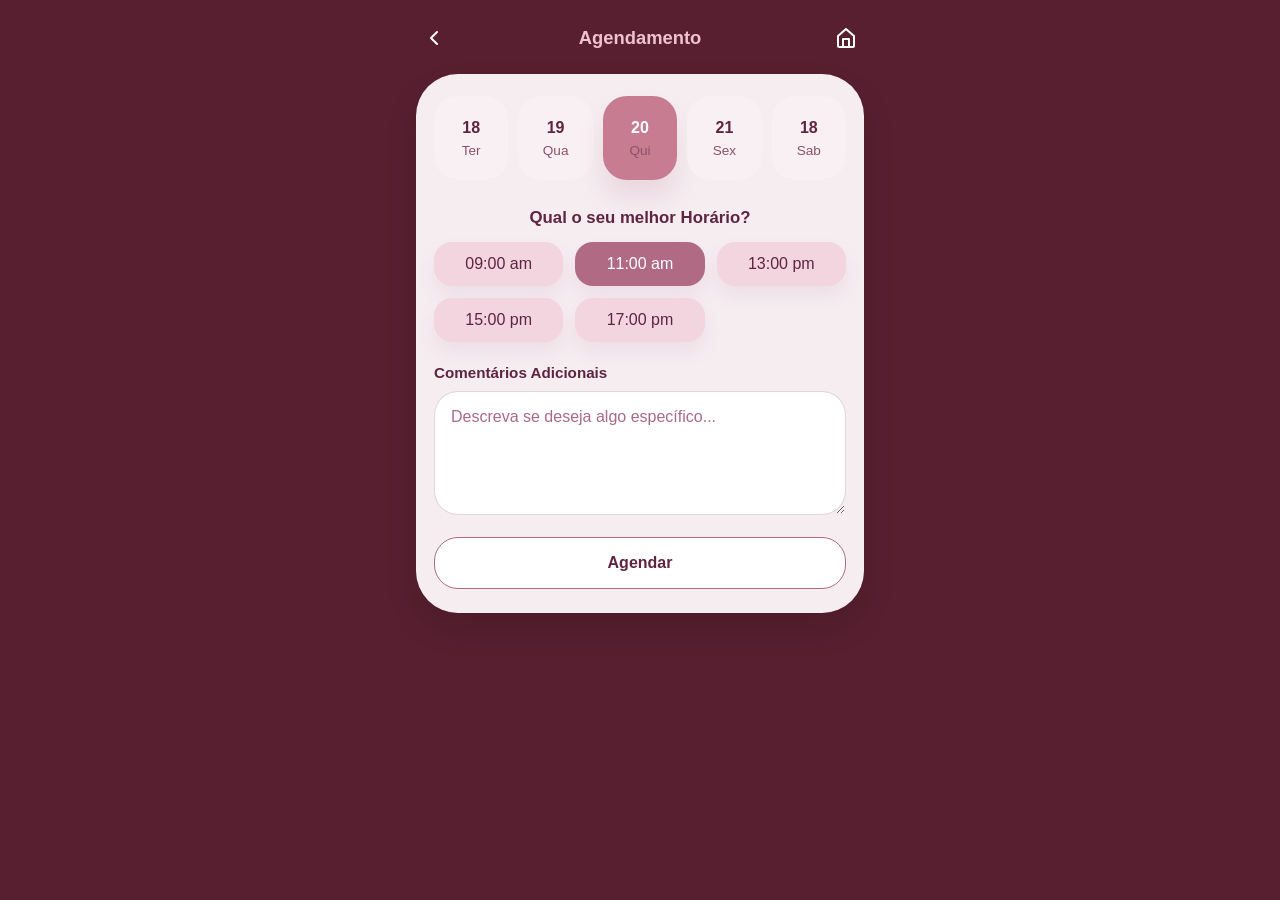
<file: agendamento.html>
<!DOCTYPE html>
<html lang="pt-BR">

<head>
  <meta charset="UTF-8">
  <meta name="viewport" content="width=device-width, initial-scale=1.0">
  <meta name="description" content="Agendamento de horário na Isabele Mariana Nails">
  <meta name="theme-color" content="#581f31">
  <title>Agendamento | Isabele Mariana Nails</title>
  <link rel="stylesheet" href="base.css">
  <link rel="stylesheet" href="agendamento.css">
</head>

<body>
  <div class="app-container">
    <header class="agendamento-header">
      <nav class="agendamento-nav" aria-label="Navegação do agendamento">
        <!-- Voltar: tenta voltar na história do navegador, fallback para principal.html -->
        <a href="principal.html" data-back="history" class="agendamento-nav-link" aria-label="Voltar">
          <svg width="24" height="24" viewBox="0 0 24 24" aria-hidden="true" fill="none" xmlns="http://www.w3.org/2000/svg">
            <path d="M15 18L9 12L15 6" stroke="currentColor" stroke-width="2" stroke-linecap="round" stroke-linejoin="round" />
          </svg>
        </a>

        <h1 class="agendamento-title">Agendamento</h1>

        <a href="principal.html" class="agendamento-nav-link" aria-label="Página inicial">
          <svg width="24" height="24" viewBox="0 0 24 24" aria-hidden="true" fill="none" xmlns="http://www.w3.org/2000/svg">
            <path d="M4 10L12 3L20 10V20C20 20.5523 19.5523 21 19 21H5C4.44772 21 4 20.5523 4 20V10Z" stroke="currentColor" stroke-width="2" stroke-linecap="round" stroke-linejoin="round" />
            <path d="M9 21V13H15V21" stroke="currentColor" stroke-width="2" stroke-linecap="round" stroke-linejoin="round" />
          </svg>
        </a>
      </nav>
    </header>

    <main class="agendamento-main">
      <section class="agendamento-panel" aria-labelledby="agendamento-title">
        <div class="agendamento-calendar" role="group" aria-label="Selecionar data">
          <button type="button" class="agendamento-date">
            <span class="agendamento-date-day">18</span>
            <span class="agendamento-date-label">Ter</span>
          </button>
          <button type="button" class="agendamento-date">
            <span class="agendamento-date-day">19</span>
            <span class="agendamento-date-label">Qua</span>
          </button>
          <button type="button" class="agendamento-date agendamento-date--active" aria-pressed="true">
            <span class="agendamento-date-day">20</span>
            <span class="agendamento-date-label">Qui</span>
          </button>
          <button type="button" class="agendamento-date">
            <span class="agendamento-date-day">21</span>
            <span class="agendamento-date-label">Sex</span>
          </button>
          <button type="button" class="agendamento-date">
            <span class="agendamento-date-day">18</span>
            <span class="agendamento-date-label">Sab</span>
          </button>
        </div>

        <div class="agendamento-section-title">
          <p>Qual o seu melhor Horário?</p>
        </div>

        <div class="agendamento-times" role="group" aria-label="Selecionar horário">
          <button type="button" class="agendamento-time">09:00 am</button>
          <button type="button" class="agendamento-time agendamento-time--active" aria-pressed="true">11:00 am</button>
          <button type="button" class="agendamento-time">13:00 pm</button>
          <button type="button" class="agendamento-time">15:00 pm</button>
          <button type="button" class="agendamento-time">17:00 pm</button>
        </div>

        <div class="agendamento-comments">
          <label for="agendamento-notes" class="agendamento-label">Comentários Adicionais</label>
          <textarea id="agendamento-notes" class="agendamento-textarea" rows="5" placeholder="Descreva se deseja algo específico..."></textarea>
        </div>

        <footer class="agendamento-footer">
          <button type="button" class="agendamento-button">Agendar</button>
        </footer>
      </section>
    </main>
  </div>
  <script src="agendamento.js" defer></script>
  <script src="app.js" defer></script>
</body>

</html>
</file>
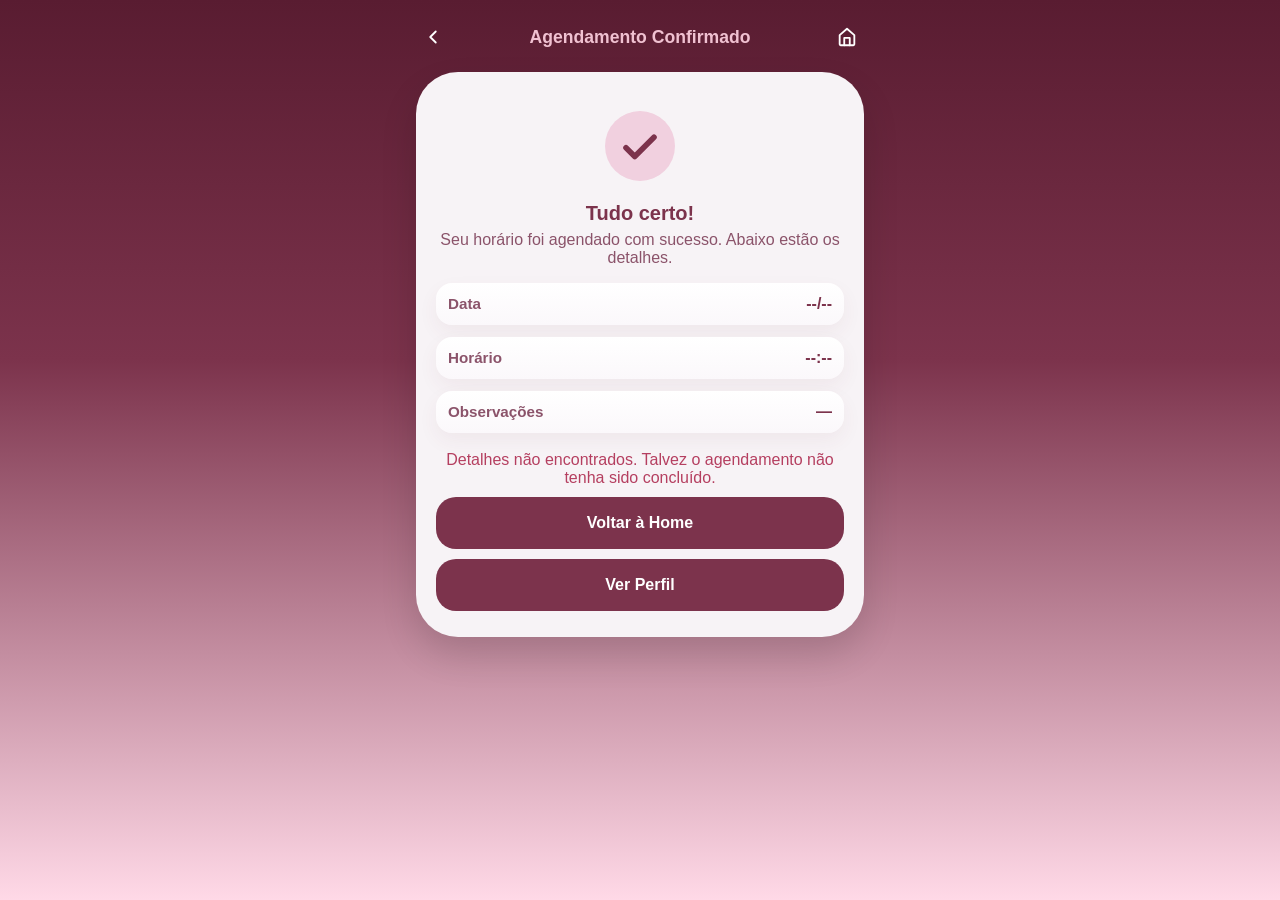
<file: confirmacao.html>
<!DOCTYPE html>
<html lang="pt-BR">

<head>
  <meta charset="utf-8">
  <meta name="viewport" content="width=device-width,initial-scale=1">
  <meta name="theme-color" content="#591c31">
  <title>Confirmação | Isabele Mariana Nails</title>
  <meta name="description" content="Confirmação de agendamento - Isabele Mariana Nails">
<link rel="stylesheet" href="base.css">
  <link rel="stylesheet" href="confirmacao.css">
</head>

<body>
  <div class="app-container">
    <header class="confirmacao-header">
      <nav class="confirmacao-nav" aria-label="Navegação de confirmação">
        <!-- Voltar: tenta voltar na história do navegador, fallback para principal.html -->
        <a href="principal.html" data-back="history" class="confirmacao-nav-link" aria-label="Voltar para início">
          <svg width="22" height="22" viewBox="0 0 24 24" fill="none" aria-hidden="true" xmlns="http://www.w3.org/2000/svg">
            <path d="M15 18L9 12L15 6" stroke="currentColor" stroke-width="2" stroke-linecap="round" stroke-linejoin="round" />
          </svg>
        </a>
        <h1 class="confirmacao-title">Agendamento Confirmado</h1>
        <a href="principal.html" class="confirmacao-nav-link" aria-label="Página inicial">
          <svg width="22" height="22" viewBox="0 0 24 24" fill="none" aria-hidden="true" xmlns="http://www.w3.org/2000/svg">
            <path d="M4 10L12 3L20 10V20C20 20.5523 19.5523 21 19 21H5C4.44772 21 4 20.5523 4 20V10Z" stroke="currentColor" stroke-width="2" stroke-linecap="round" stroke-linejoin="round" />
            <path d="M9 21V13H15V21" stroke="currentColor" stroke-width="2" stroke-linecap="round" stroke-linejoin="round" />
          </svg>
        </a>
      </nav>
    </header>

    <main class="confirmacao-main" role="main">
      <section class="confirmacao-card" aria-labelledby="confirmacao-success">
        <div class="confirmacao-icon" aria-hidden="true">
          <svg width="84" height="84" viewBox="0 0 24 24" fill="none" xmlns="http://www.w3.org/2000/svg">
            <circle cx="12" cy="12" r="10" fill="#F1D0DF" />
            <path d="M8 12.5L10.5 15L16 9.5" stroke="#7C334C" stroke-width="1.6" stroke-linecap="round" stroke-linejoin="round" />
          </svg>
        </div>

        <h2 id="confirmacao-success" class="confirmacao-headline">Tudo certo!</h2>
        <p class="confirmacao-text">Seu horário foi agendado com sucesso. Abaixo estão os detalhes.</p>

        <dl class="confirmacao-details">
          <div class="confirmacao-detail">
            <dt class="confirmacao-detail-label">Data</dt>
            <dd id="confirmacao-data" class="confirmacao-detail-value" aria-live="polite">--/--</dd>
          </div>

          <div class="confirmacao-detail">
            <dt class="confirmacao-detail-label">Horário</dt>
            <dd id="confirmacao-horario" class="confirmacao-detail-value" aria-live="polite">--:--</dd>
          </div>

          <div class="confirmacao-detail">
            <dt class="confirmacao-detail-label">Observações</dt>
            <dd id="confirmacao-observacoes" class="confirmacao-detail-value" aria-live="polite">—</dd>
          </div>
        </dl>
        <div id="confirmacao-message" class="confirmacao-message" aria-live="polite" style="min-height:22px;margin-bottom:10px"></div>

        <footer class="confirmacao-actions">
          <!-- Ações: voltar à home ou ver perfil -->
          <a href="principal.html" class="confirmacao-button" aria-label="Voltar para a página principal">Voltar à Home</a>
          <a href="meu-perfil.html" class="confirmacao-button" aria-label="Ver meu perfil" style="margin-top:10px;">Ver Perfil</a>
        </footer>
      </section>
    </main>
  </div>
  <script src="confirmacao.js" defer></script>
  <script src="app.js" defer></script>
</body>

</html>
</file>
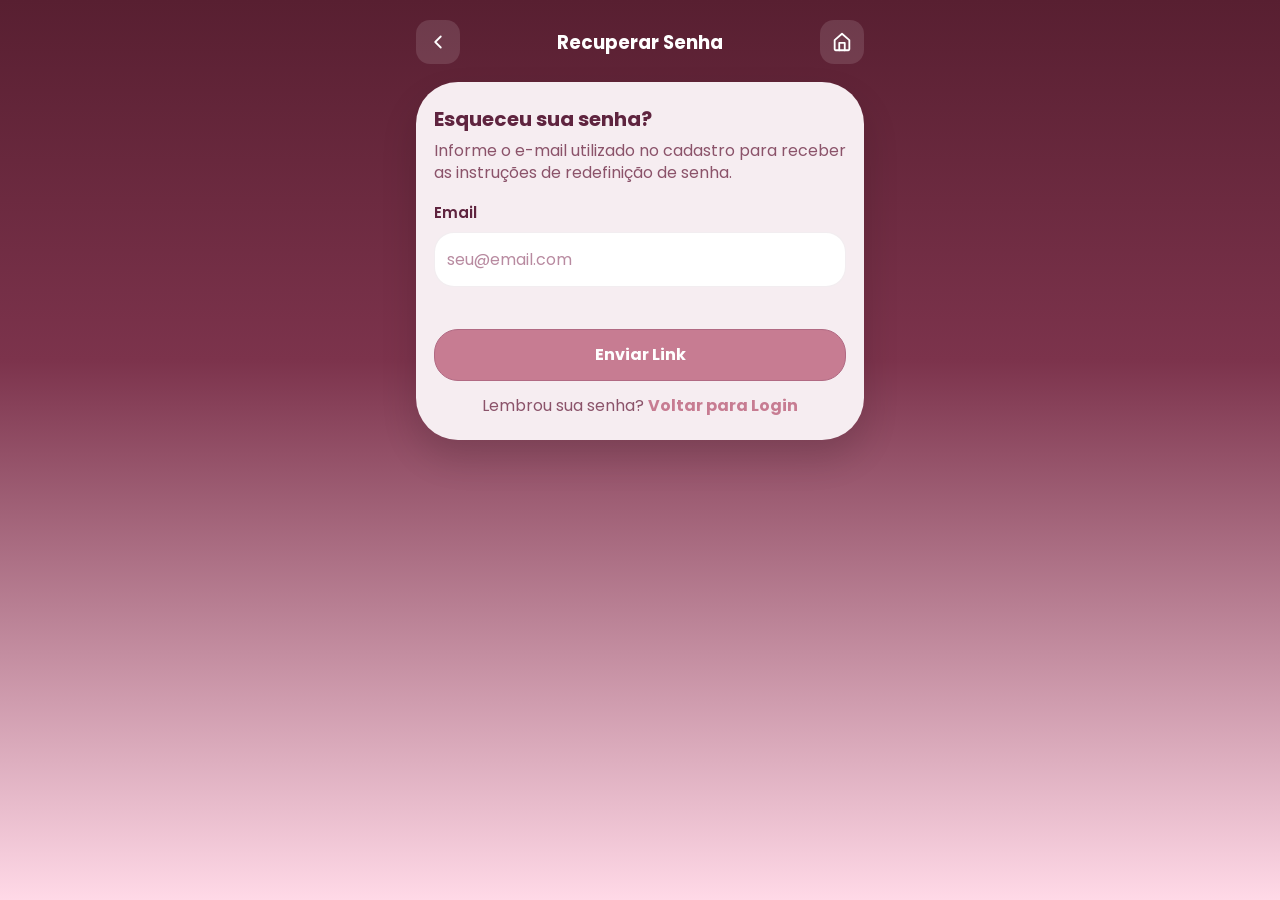
<file: esqueci-senha.html>
<!DOCTYPE html>
<html lang="pt-BR">

<head>
  <meta charset="utf-8">
  <meta name="viewport" content="width=device-width,initial-scale=1">
  <meta name="theme-color" content="#581F31">
  <title>Recuperar Senha | Isabele Mariana Nails</title>
  <meta name="description" content="Recupere sua senha - Isabele Mariana Nails">
<link rel="stylesheet" href="base.css">
  <link rel="stylesheet" href="esqueci-senha.css">
  <link rel="preconnect" href="https://fonts.googleapis.com">
  <link rel="preconnect" href="https://fonts.gstatic.com" crossorigin>
  <link href="https://fonts.googleapis.com/css2?family=Poppins:wght@300;400;500;600;700&display=swap" rel="stylesheet">
</head>

<body>
  <div class="app-container">

    <header class="esqueci-header">
      <nav class="esqueci-nav" aria-label="Navegação de recuperação de senha">
        <!-- Voltar: history-aware, fallback para login.html -->
        <a href="login.html" data-back="history" class="esqueci-nav-link" aria-label="Voltar para login">
          <svg width="22" height="22" viewBox="0 0 24 24" fill="none" aria-hidden="true" xmlns="http://www.w3.org/2000/svg">
            <path d="M15 18L9 12L15 6" stroke="currentColor" stroke-width="2" stroke-linecap="round" stroke-linejoin="round" />
          </svg>
        </a>

        <h1 class="esqueci-title">Recuperar Senha</h1>

        <!-- Home: aponta para principal.html conforme padrão do app -->
        <a href="principal.html" class="esqueci-nav-link" aria-label="Ir para página inicial">
          <svg width="22" height="22" viewBox="0 0 24 24" fill="none" aria-hidden="true" xmlns="http://www.w3.org/2000/svg">
            <path d="M4 10L12 3L20 10V20C20 20.5523 19.5523 21 19 21H5C4.44772 21 4 20.5523 4 20V10Z" stroke="currentColor" stroke-width="2" stroke-linecap="round" stroke-linejoin="round" />
            <path d="M9 21V13H15V21" stroke="currentColor" stroke-width="2" stroke-linecap="round" stroke-linejoin="round" />
          </svg>
        </a>
      </nav>
    </header>

    <main class="esqueci-main">
      <section class="esqueci-card" aria-labelledby="esqueci-heading">
        <h2 id="esqueci-heading" class="esqueci-card-title">Esqueceu sua senha?</h2>
        <p class="esqueci-card-text">Informe o e-mail utilizado no cadastro para receber as instruções de redefinição de senha.</p>

        <form class="esqueci-form" novalidate>
          <div class="esqueci-field">
            <label for="esqueci-email" class="esqueci-label">Email</label>
            <input id="esqueci-email" class="esqueci-input" type="email" name="email" placeholder="seu@email.com" aria-label="Email" required>
            <div id="esqueci-feedback" class="esqueci-feedback" aria-live="polite"></div>
          </div>

          <button type="button" class="esqueci-button">Enviar Link</button>
        </form>

        <p class="esqueci-help">Lembrou sua senha? <a href="login.html" class="esqueci-link">Voltar para Login</a></p>
      </section>
    </main>

  </div>
  <script src="esqueci-senha.js" defer></script>
  <script src="app.js" defer></script>
</body>

</html>
</file>
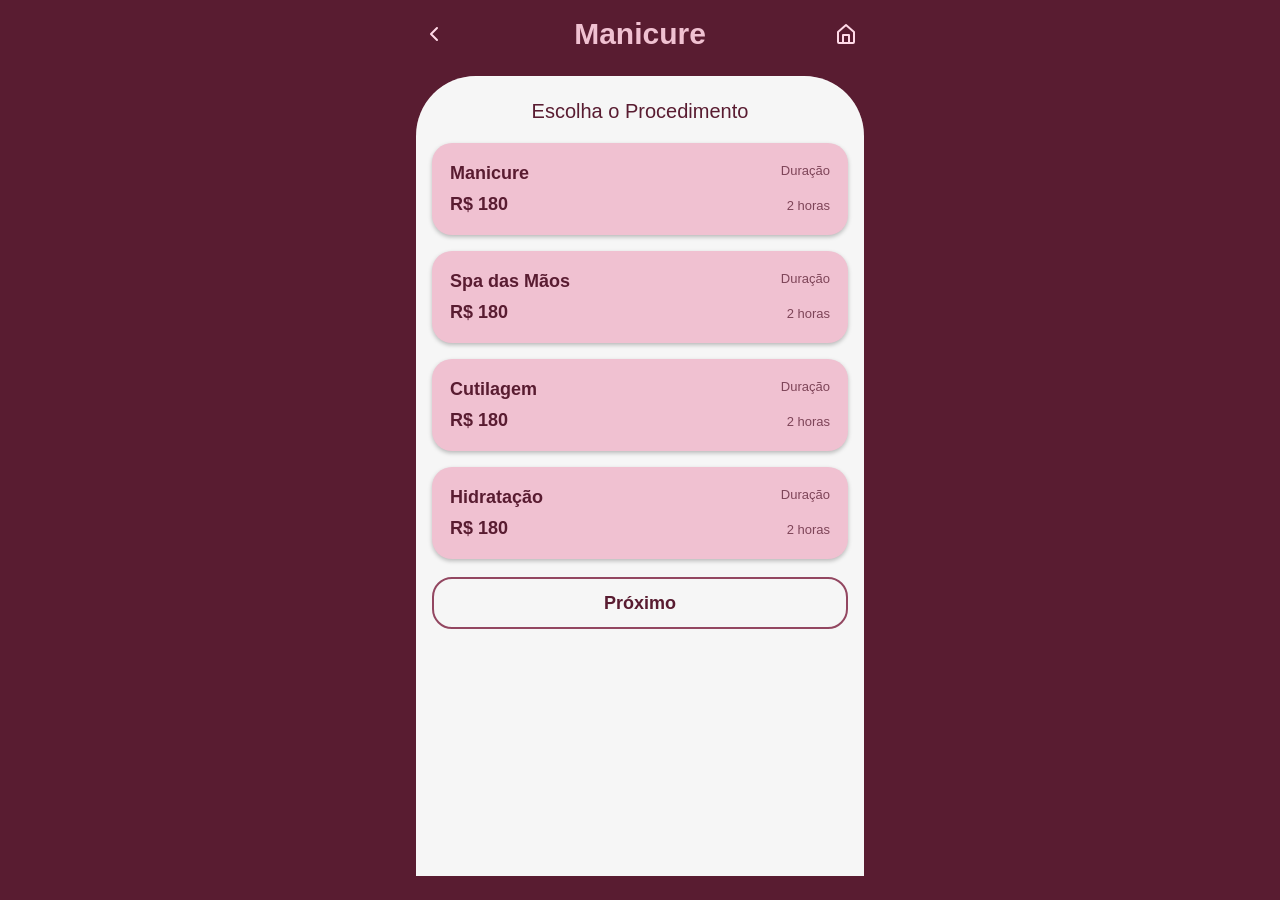
<file: manicure.html>
<!DOCTYPE html>
<html lang="pt-BR">

<head>
  <meta charset="UTF-8">
  <meta name="viewport" content="width=device-width, initial-scale=1.0">
  <meta name="description" content="Escolha o procedimento de manicure na Isabele Mariana Nails">
  <meta name="theme-color" content="#591c31">
  <title>Manicure | Isabele Mariana Nails</title>
<link rel="stylesheet" href="base.css">
  <link rel="stylesheet" href="manicure.css">
</head>

<body data-page="manicure">
  <div class="app-container">
    <header class="manicure-header">
      <nav class="manicure-nav" aria-label="Navegação da página manicure">
        <!-- Voltar: tenta voltar na história do navegador, com fallback para principal.html -->
        <a href="principal.html" data-back="history" class="manicure-nav-link" aria-label="Voltar">
          <svg width="24" height="24" viewBox="0 0 24 24" aria-hidden="true" fill="none" xmlns="http://www.w3.org/2000/svg">
            <path d="M15 18L9 12L15 6" stroke="currentColor" stroke-width="2" stroke-linecap="round" stroke-linejoin="round" />
          </svg>
        </a>

        <h1 class="manicure-title">Manicure</h1>

        <a href="principal.html" class="manicure-nav-link" aria-label="Página inicial">
          <svg width="24" height="24" viewBox="0 0 24 24" aria-hidden="true" fill="none" xmlns="http://www.w3.org/2000/svg">
            <path d="M4 10L12 3L20 10V20C20 20.5523 19.5523 21 19 21H5C4.44772 21 4 20.5523 4 20V10Z" stroke="currentColor" stroke-width="2" stroke-linecap="round" stroke-linejoin="round" />
            <path d="M9 21V13H15V21" stroke="currentColor" stroke-width="2" stroke-linecap="round" stroke-linejoin="round" />
          </svg>
        </a>
      </nav>
    </header>

    <main class="manicure-main">
      <section class="manicure-panel" aria-labelledby="procedimento-title">
        <h2 id="procedimento-title" class="manicure-panel-title">Escolha o Procedimento</h2>

        <ul class="manicure-list">
          <li class="manicure-card">
            <div class="manicure-card-text">
              <p class="manicure-card-name">Manicure</p>
              <span class="manicure-card-label">Duração</span>
            </div>
            <div class="manicure-card-details">
              <span class="manicure-card-price">R$ 180</span>
              <span class="manicure-card-duration">2 horas</span>
            </div>
          </li>

          <li class="manicure-card">
            <div class="manicure-card-text">
              <p class="manicure-card-name">Spa das Mãos</p>
              <span class="manicure-card-label">Duração</span>
            </div>
            <div class="manicure-card-details">
              <span class="manicure-card-price">R$ 180</span>
              <span class="manicure-card-duration">2 horas</span>
            </div>
          </li>

          <li class="manicure-card">
            <div class="manicure-card-text">
              <p class="manicure-card-name">Cutilagem</p>
              <span class="manicure-card-label">Duração</span>
            </div>
            <div class="manicure-card-details">
              <span class="manicure-card-price">R$ 180</span>
              <span class="manicure-card-duration">2 horas</span>
            </div>
          </li>

          <li class="manicure-card">
            <div class="manicure-card-text">
              <p class="manicure-card-name">Hidratação</p>
              <span class="manicure-card-label">Duração</span>
            </div>
            <div class="manicure-card-details">
              <span class="manicure-card-price">R$ 180</span>
              <span class="manicure-card-duration">2 horas</span>
            </div>
          </li>
        </ul>
      </section>

      <footer class="manicure-footer">
          <!-- Próximo: segue para processo de agendamento -->
          <a href="agendamento.html" class="manicure-button">Próximo</a>
      </footer>
    </main>
  </div>
  <script src="manicure.js" defer></script>
  <script src="app.js" defer></script>
</body>

</html>
</file>
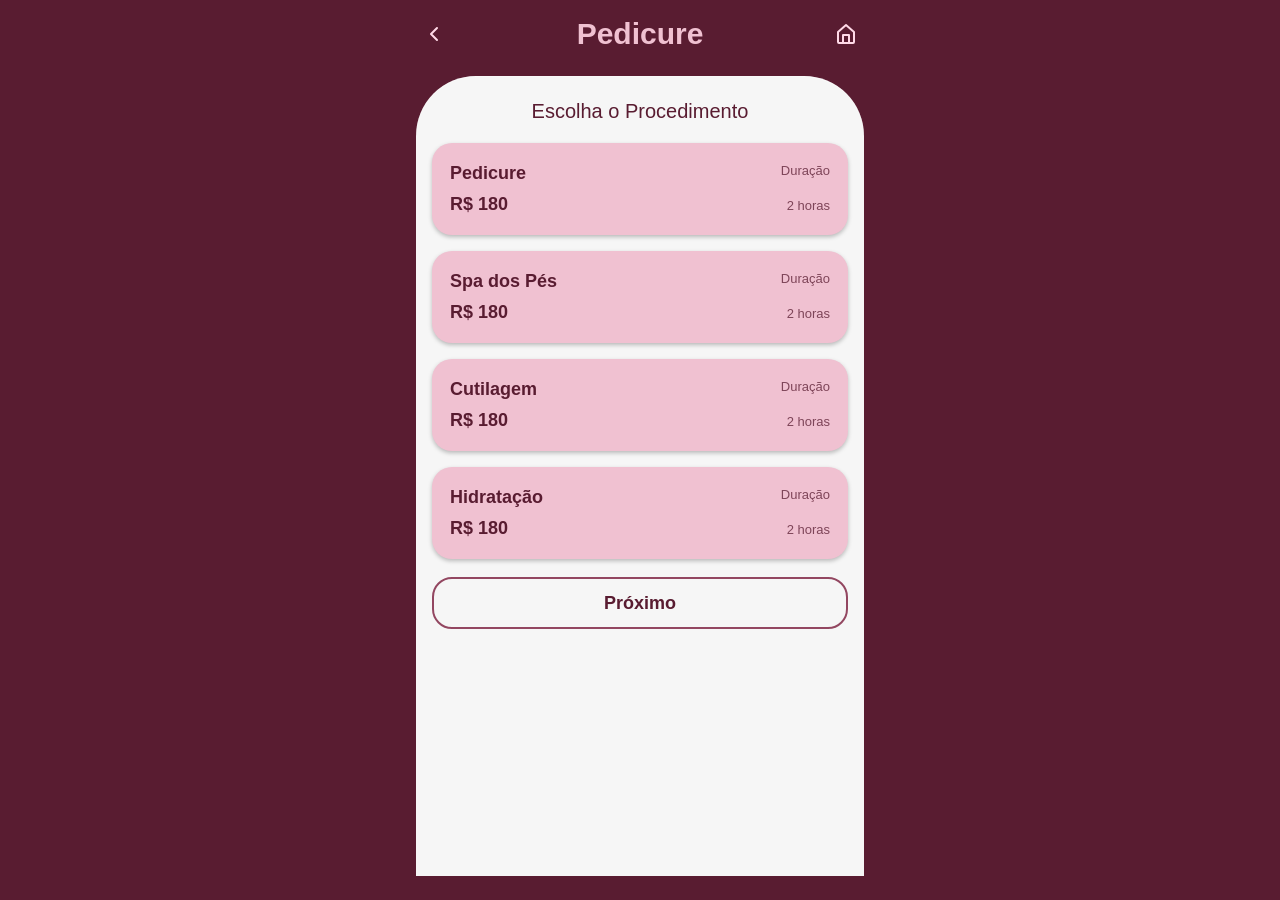
<file: pedicure.html>
<!DOCTYPE html>
<html lang="pt-BR">

<head>
  <meta charset="UTF-8">
  <meta name="viewport" content="width=device-width, initial-scale=1.0">
  <meta name="description" content="Escolha o procedimento de pedicure na Isabele Mariana Nails">
  <meta name="theme-color" content="#591c31">
  <title>Pedicure | Isabele Mariana Nails</title>
<link rel="stylesheet" href="base.css">
  <link rel="stylesheet" href="pedicure.css">
</head>

<body data-page="pedicure">
  <div class="app-container">
    <header class="pedicure-header">
      <nav class="pedicure-nav" aria-label="Navegação da página pedicure">
        <!-- Voltar: history fallback -->
        <a href="principal.html" data-back="history" class="pedicure-nav-link" aria-label="Voltar">
          <svg width="24" height="24" viewBox="0 0 24 24" aria-hidden="true" fill="none" xmlns="http://www.w3.org/2000/svg">
            <path d="M15 18L9 12L15 6" stroke="currentColor" stroke-width="2" stroke-linecap="round" stroke-linejoin="round" />
          </svg>
        </a>

        <h1 class="pedicure-title">Pedicure</h1>

        <a href="principal.html" class="pedicure-nav-link" aria-label="Página inicial">
          <svg width="24" height="24" viewBox="0 0 24 24" aria-hidden="true" fill="none" xmlns="http://www.w3.org/2000/svg">
            <path d="M4 10L12 3L20 10V20C20 20.5523 19.5523 21 19 21H5C4.44772 21 4 20.5523 4 20V10Z" stroke="currentColor" stroke-width="2" stroke-linecap="round" stroke-linejoin="round" />
            <path d="M9 21V13H15V21" stroke="currentColor" stroke-width="2" stroke-linecap="round" stroke-linejoin="round" />
          </svg>
        </a>
      </nav>
    </header>

    <main class="pedicure-main">
      <section class="pedicure-panel" aria-labelledby="procedimento-title">
        <h2 id="procedimento-title" class="pedicure-panel-title">Escolha o Procedimento</h2>

        <ul class="pedicure-list">
          <li class="pedicure-card">
            <div class="pedicure-card-text">
              <p class="pedicure-card-name">Pedicure</p>
              <span class="pedicure-card-label">Duração</span>
            </div>
            <div class="pedicure-card-details">
              <span class="pedicure-card-price">R$ 180</span>
              <span class="pedicure-card-duration">2 horas</span>
            </div>
          </li>

          <li class="pedicure-card">
            <div class="pedicure-card-text">
              <p class="pedicure-card-name">Spa dos Pés</p>
              <span class="pedicure-card-label">Duração</span>
            </div>
            <div class="pedicure-card-details">
              <span class="pedicure-card-price">R$ 180</span>
              <span class="pedicure-card-duration">2 horas</span>
            </div>
          </li>

          <li class="pedicure-card">
            <div class="pedicure-card-text">
              <p class="pedicure-card-name">Cutilagem</p>
              <span class="pedicure-card-label">Duração</span>
            </div>
            <div class="pedicure-card-details">
              <span class="pedicure-card-price">R$ 180</span>
              <span class="pedicure-card-duration">2 horas</span>
            </div>
          </li>

          <li class="pedicure-card">
            <div class="pedicure-card-text">
              <p class="pedicure-card-name">Hidratação</p>
              <span class="pedicure-card-label">Duração</span>
            </div>
            <div class="pedicure-card-details">
              <span class="pedicure-card-price">R$ 180</span>
              <span class="pedicure-card-duration">2 horas</span>
            </div>
          </li>
        </ul>
      </section>

      <footer class="pedicure-footer">
          <!-- Próximo: segue para agendamento -->
          <a href="agendamento.html" class="pedicure-button">Próximo</a>
      </footer>
    </main>
  </div>
  <script src="pedicure.js" defer></script>
  <script src="app.js" defer></script>
</body>

</html>
</file>
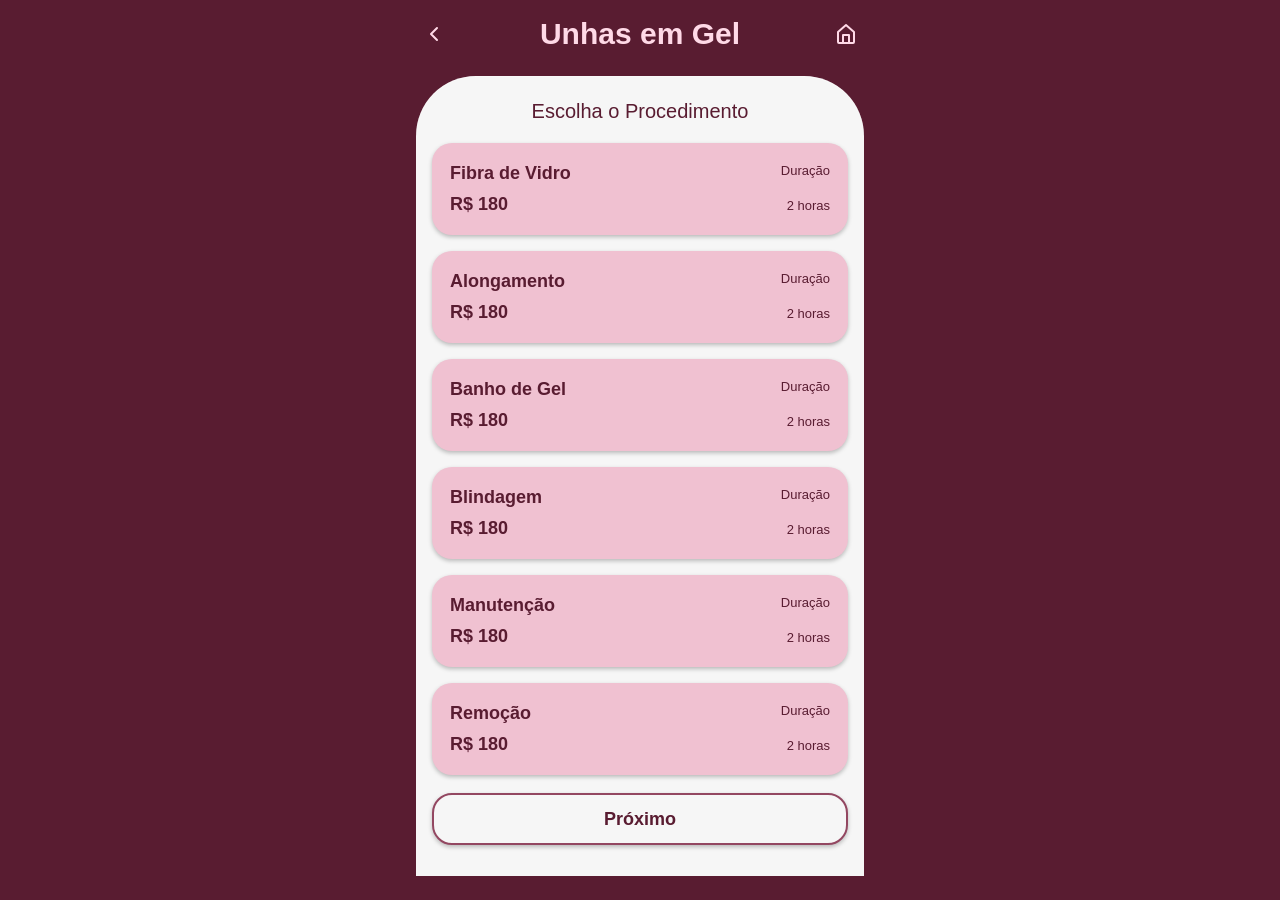
<file: unhas-em-gel.html>
<!DOCTYPE html>
<html lang="pt-BR">

<head>
  <meta charset="UTF-8">
  <meta name="viewport" content="width=device-width, initial-scale=1.0">
  <meta name="description" content="Escolha o procedimento de unhas em gel na Isabele Mariana Nails">
  <meta name="theme-color" content="#591c31">
  <title>Unhas em Gel | Isabele Mariana Nails</title>
<link rel="stylesheet" href="base.css">
  <link rel="stylesheet" href="unhas-em-gel.css">
</head>

<body>
  <div class="app-container">
    <header class="unhas-header" aria-label="Navegação principal">
      <!-- Voltar: prioriza history.back com fallback -->
      <a href="principal.html" data-back="history" class="unhas-nav-link unhas-nav-link--back" aria-label="Voltar">
        <svg width="24" height="24" viewBox="0 0 24 24" aria-hidden="true" fill="none" xmlns="http://www.w3.org/2000/svg">
          <path d="M15 18L9 12L15 6" stroke="currentColor" stroke-width="2" stroke-linecap="round" stroke-linejoin="round" />
        </svg>
      </a>
      <h1 class="unhas-title">Unhas em Gel</h1>
      <a href="principal.html" class="unhas-nav-link unhas-nav-link--home" aria-label="Página inicial">
        <svg width="24" height="24" viewBox="0 0 24 24" aria-hidden="true" fill="none" xmlns="http://www.w3.org/2000/svg">
          <path d="M4 10L12 3L20 10V20C20 20.5523 19.5523 21 19 21H5C4.44772 21 4 20.5523 4 20V10Z" stroke="currentColor" stroke-width="2" stroke-linecap="round" stroke-linejoin="round" />
          <path d="M9 21V13H15V21" stroke="currentColor" stroke-width="2" stroke-linecap="round" stroke-linejoin="round" />
        </svg>
      </a>
    </header>

    <main class="unhas-main">
      <section class="unhas-panel" aria-labelledby="procedimento-title">
        <h2 id="procedimento-title" class="unhas-subtitle">Escolha o Procedimento</h2>

        <ul class="unhas-list">
          <li class="unhas-card">
            <div class="unhas-card-group">
              <p class="unhas-card-title">Fibra de Vidro</p>
              <span class="unhas-card-label">Duração</span>
            </div>
            <div class="unhas-card-meta">
              <strong class="unhas-card-price">R$ 180</strong>
              <span class="unhas-card-duration">2 horas</span>
            </div>
          </li>

          <li class="unhas-card">
            <div class="unhas-card-group">
              <p class="unhas-card-title">Alongamento</p>
              <span class="unhas-card-label">Duração</span>
            </div>
            <div class="unhas-card-meta">
              <strong class="unhas-card-price">R$ 180</strong>
              <span class="unhas-card-duration">2 horas</span>
            </div>
          </li>

          <li class="unhas-card">
            <div class="unhas-card-group">
              <p class="unhas-card-title">Banho de Gel</p>
              <span class="unhas-card-label">Duração</span>
            </div>
            <div class="unhas-card-meta">
              <strong class="unhas-card-price">R$ 180</strong>
              <span class="unhas-card-duration">2 horas</span>
            </div>
          </li>

          <li class="unhas-card">
            <div class="unhas-card-group">
              <p class="unhas-card-title">Blindagem</p>
              <span class="unhas-card-label">Duração</span>
            </div>
            <div class="unhas-card-meta">
              <strong class="unhas-card-price">R$ 180</strong>
              <span class="unhas-card-duration">2 horas</span>
            </div>
          </li>

          <li class="unhas-card">
            <div class="unhas-card-group">
              <p class="unhas-card-title">Manutenção</p>
              <span class="unhas-card-label">Duração</span>
            </div>
            <div class="unhas-card-meta">
              <strong class="unhas-card-price">R$ 180</strong>
              <span class="unhas-card-duration">2 horas</span>
            </div>
          </li>

          <li class="unhas-card">
            <div class="unhas-card-group">
              <p class="unhas-card-title">Remoção</p>
              <span class="unhas-card-label">Duração</span>
            </div>
            <div class="unhas-card-meta">
              <strong class="unhas-card-price">R$ 180</strong>
              <span class="unhas-card-duration">2 horas</span>
            </div>
          </li>
        </ul>
      </section>

      <footer class="unhas-footer">
          <!-- Próximo: direciona para agendamento -->
          <a href="agendamento.html" class="unhas-action-button">Próximo</a>
      </footer>
    </main>
  </div>
  <script src="unhas-em-gel.js" defer></script>
  <script src="app.js" defer></script>
</body>

</html>
</file>
<file: base.css>
/* Base global compartilhado para todas as páginas */
:root {
  --color-primary: #591c31;
  --color-secondary: #934761;
  --color-surface: #f6f6f6;
  --color-surface-soft: #f0c1d1;
  --color-text: #591c31;
  --color-text-muted: rgba(89, 28, 49, 0.75);
  --color-text-light: #ffd9e7;
  --color-border: rgba(147, 71, 97, 0.18);
  --color-background: #ffd9e7;
  --radius-sm: 14px;
  --radius-md: 20px;
  --radius-lg: 28px;
  --shadow-sm: 0 2px 8px rgba(0, 0, 0, 0.12);
  --shadow-md: 0 12px 24px rgba(0, 0, 0, 0.12);
  --shadow-soft: 0 8px 20px rgba(0, 0, 0, 0.08);
  --transition-fast: 0.2s ease;
  --transition-base: 0.3s ease;
}

* {
  margin: 0;
  padding: 0;
  box-sizing: border-box;
}

html {
  font-family: "Poppins", sans-serif;
  font-size: 16px;
  -webkit-font-smoothing: antialiased;
  -moz-osx-font-smoothing: grayscale;
}

body {
  min-height: 100vh;
  color: var(--color-text);
  background-color: var(--color-background);
  text-rendering: optimizeLegibility;
}

img {
  display: block;
  max-width: 100%;
  height: auto;
}

button,
input,
textarea,
a {
  font: inherit;
}

button {
  border: none;
  background: none;
  cursor: pointer;
}

a {
  color: inherit;
  text-decoration: none;
}

button:focus-visible,
a:focus-visible,
input:focus-visible,
textarea:focus-visible {
  outline: 3px solid rgba(89, 28, 49, 0.3);
  outline-offset: 2px;
}

.touch-active {
  transform: translateY(-1px);
}

button:disabled,
button[disabled] {
  cursor: not-allowed;
  opacity: 0.7;
}

.app-container {
  width: min(100%, 480px);
  min-height: 100vh;
  margin: 0 auto;
  display: flex;
  flex-direction: column;
}

.main-section {
  flex: 1;
}

.section-title {
  margin-bottom: 16px;
  font-size: 1.1rem;
  font-weight: 600;
  color: var(--color-text);
}

.form-group {
  display: grid;
  gap: 10px;
  margin-bottom: 18px;
}

.form-label {
  font-size: 0.95rem;
  font-weight: 700;
  color: var(--color-text);
}

.input,
textarea {
  width: 100%;
  min-height: 44px;
  padding: 14px 16px;
  border-radius: var(--radius-md);
  border: 1px solid var(--color-border);
  background: #fff;
  color: var(--color-text);
  transition: border-color var(--transition-fast), box-shadow var(--transition-fast);
}

textarea {
  min-height: 120px;
  resize: vertical;
}

.input:focus,
textarea:focus {
  outline: none;
  border-color: var(--color-primary);
  box-shadow: 0 0 0 4px rgba(89, 28, 49, 0.08);
}

.button,
.button-inline {
  display: inline-flex;
  align-items: center;
  justify-content: center;
  min-height: 52px;
  padding: 0 18px;
  border-radius: 24px;
  transition: transform var(--transition-fast), box-shadow var(--transition-fast), background-color var(--transition-fast);
}

.button {
  width: 100%;
}

.button--primary {
  background-color: var(--color-secondary);
  color: var(--color-text-light);
  box-shadow: var(--shadow-sm);
}

.button--secondary {
  background-color: var(--color-surface);
  color: var(--color-text);
  border: 1px solid var(--color-border);
}

.button:hover,
.button:focus-visible {
  transform: translateY(-2px);
  box-shadow: var(--shadow-md);
}

.button:active {
  transform: translateY(-1px);
}

.visually-hidden {
  position: absolute;
  width: 1px;
  height: 1px;
  padding: 0;
  margin: -1px;
  overflow: hidden;
  clip: rect(0, 0, 0, 0);
  white-space: nowrap;
  border: 0;
}

.text-right {
  text-align: right;
}

.grid-auto {
  display: grid;
  gap: 16px;
}

@media (max-width: 380px) {
  .app-container {
    padding: 18px 14px 20px;
  }
}
</file>
<file: agendamento.css>
:root {
  --bg-page: #581f31;
  --bg-card: #f6edf1;
  --bg-panel: #f8eaf0;
  --border-soft: rgba(88, 31, 49, 0.18);
  --text-dark: #5f243f;
  --text-muted: #8b536a;
  --text-light: #ffffff;
  --accent: #c77c92;
  --accent-dark: #b16a83;
  --radius-card: 32px;
  --radius-pill: 22px;
  --shadow-soft: 0 16px 32px rgba(0, 0, 0, 0.12);
}

body {
  font-family: "Poppins", sans-serif;
  background-color: var(--bg-page);
  color: var(--text-dark);
  -webkit-font-smoothing: antialiased;
}

button,
textarea {
  font: inherit;
}

button {
  border: none;
  cursor: pointer;
}

img {
  display: block;
  max-width: 100%;
  height: auto;
}

.app-container {
  max-width: 480px;
  min-height: 100vh;
  margin: 0 auto;
  padding: 20px 16px 24px;
}

.agendamento-header {
  padding-bottom: 18px;
}

.agendamento-nav {
  display: flex;
  align-items: center;
  justify-content: space-between;
}

.agendamento-nav-link {
  display: inline-flex;
  align-items: center;
  justify-content: center;
  color: var(--text-light);
  text-decoration: none;
  background: none;
  border: none;
  padding: 6px;
  border-radius: 0;
}

.agendamento-title {
  margin: 0;
  font-size: 1.15rem;
  font-weight: 700;
  color: #F0C1D1;
  text-align: center;
  flex: 1;
}

.agendamento-main {
  display: grid;
  gap: 18px;
}

.agendamento-panel {
  padding: 22px 18px 24px;
  border-radius: 42px;
  background: var(--bg-card);
  box-shadow: var(--shadow-soft);
}

.agendamento-calendar {
  display: flex;
  justify-content: space-between;
  gap: 10px;
  flex-wrap: wrap;
}

.agendamento-date {
  flex: 1 1 0;
  min-width: 58px;
  min-height: 84px;
  padding: 12px 8px;
  border-radius: 24px;
  background: #f9f0f3;
  border: 1px solid transparent;
  color: var(--text-dark);
  text-align: center;
}

.agendamento-date--active {
  background: var(--accent);
  color: #ffffff;
  border-color: rgba(183, 124, 146, 0.28);
  box-shadow: 0 18px 24px rgba(183, 124, 146, 0.18);
}

.agendamento-date-day {
  display: block;
  font-size: 1rem;
  font-weight: 700;
}

.agendamento-date-label {
  display: block;
  margin-top: 6px;
  font-size: 0.85rem;
  color: var(--text-muted);
}

.agendamento-section-title {
  margin: 28px 0 14px;
  text-align: center;
  font-size: 1.05rem;
  font-weight: 600;
  color: var(--text-dark);
}

.agendamento-times {
  display: grid;
  grid-template-columns: repeat(3, minmax(0, 1fr));
  gap: 12px;
}

.agendamento-time {
  min-height: 44px;
  border-radius: 18px;
  background: #f2d5df;
  color: var(--text-dark);
  border: 1px solid transparent;
  box-shadow: 0 10px 18px rgba(183, 124, 146, 0.12);
}

.agendamento-time--active {
  background: var(--accent-dark);
  color: #ffffff;
}

.agendamento-comments {
  display: grid;
  gap: 10px;
  margin-top: 22px;
}

.agendamento-label {
  font-size: 0.95rem;
  font-weight: 600;
  color: var(--text-dark);
}

.agendamento-textarea {
  width: 100%;
  min-height: 120px;
  padding: 16px;
  border-radius: 24px;
  border: 1px solid var(--border-soft);
  background: #ffffff;
  color: var(--text-dark);
  resize: vertical;
}

.agendamento-textarea::placeholder {
  color: #a96a87;
}

.agendamento-footer {
  margin-top: 22px;
}

.agendamento-button {
  width: 100%;
  min-height: 52px;
  border-radius: 24px;
  background: #ffffff;
  color: var(--text-dark);
  font-size: 1rem;
  font-weight: 700;
  border: 1px solid var(--accent-dark);
}

@media (max-width: 380px) {
  .app-container {
    padding: 18px 14px 20px;
  }

  .agendamento-panel {
    padding: 20px 16px 22px;
  }

  .agendamento-times {
    grid-template-columns: repeat(2, minmax(0, 1fr));
  }
}

@media (max-width: 340px) {
  .agendamento-calendar {
    gap: 8px;
  }

  .agendamento-date {
    min-height: 72px;
    padding: 10px 6px;
  }
}
</file>
<file: confirmacao.css>
:root{
  --bg-app: #591c31;
  --surface: #f7f3f6;
  --accent: #7c334c;
  --muted: #8b536a;
  --white: #ffffff;
  --radius: 28px;
  --shadow: 0 18px 36px rgba(0,0,0,0.14);
}

*{box-sizing:border-box}
html,body{margin:0;min-height:100%}
body{
  font-family: "Poppins", sans-serif;
  background: linear-gradient(180deg,var(--bg-app) 0%, #7c334c 40%, #ffd9e7 100%);
  color:var(--accent);
  -webkit-font-smoothing:antialiased;
}

.app-container{
  max-width:480px;
  min-height:100vh;
  margin:0 auto;
  padding:20px 16px 24px;
}

.confirmacao-header{padding-bottom:18px}
.confirmacao-nav{display:flex;align-items:center;justify-content:space-between;gap:12px}
.confirmacao-nav-link{
  display:inline-flex;
  align-items:center;
  justify-content:center;
  color:var(--white);
  text-decoration:none;
  background:none;
  border:none;
  padding:6px;
  border-radius:0;
}
.confirmacao-title{margin:0;font-weight:700;font-size:1.1rem;color:#F0C1D1;text-align:center;flex:1}

.confirmacao-main{display:grid;gap:20px}

.confirmacao-card{background:var(--surface);border-radius:42px;padding:26px 20px;box-shadow:var(--shadow);text-align:center}
.confirmacao-icon{margin:6px auto 10px}
.confirmacao-headline{margin:6px 0 6px;font-size:1.25rem;color:var(--accent)}
.confirmacao-text{margin:0 0 16px;color:var(--muted)}

.confirmacao-details{list-style:none;padding:0;margin:0 0 18px;display:grid;gap:12px}
.confirmacao-detail{display:flex;justify-content:space-between;align-items:start;padding:12px;border-radius:16px;background:linear-gradient(180deg,#fff,#fbf8fb);box-shadow:0 8px 20px rgba(124,51,76,0.06)}
.confirmacao-detail-label{font-weight:600;color:var(--muted);font-size:0.95rem}
.confirmacao-detail-value{font-weight:700;color:var(--accent);text-align:right}

.confirmacao-actions{margin-top:6px}
.confirmacao-button{display:inline-flex;width:100%;min-height:52px;align-items:center;justify-content:center;background:var(--accent);color:var(--white);text-decoration:none;border-radius:20px;font-weight:700}

@media(max-width:380px){.app-container{padding:18px 14px 20px}.confirmacao-card{padding:20px 16px}}

@media(max-width:320px){.confirmacao-detail{padding:10px}}
</file>
<file: esqueci-senha.css>
:root{
  --bg-main: #581F31;
  --card: #F6EDF1;
  --panel: #F8EAF0;
  --text-primary: #5F243F;
  --text-secondary: #8B536A;
  --white: #FFFFFF;
  --accent: #C77C92;
  --accent-dark: #B16A83;
  --radius: 28px;
  --shadow: 0 18px 36px rgba(0,0,0,0.14);
}

*{box-sizing:border-box}
html,body{margin:0;min-height:100%}
body{
  font-family: "Poppins", sans-serif;
  background: linear-gradient(180deg,var(--bg-main) 0%, #7c334c 40%, #ffd9e7 100%);
  color:var(--text-primary);
  -webkit-font-smoothing:antialiased;
}

.app-container{
  max-width:480px;
  min-height:100vh;
  margin:0 auto;
  padding:20px 16px 24px;
}

.esqueci-header{padding-bottom:18px}
.esqueci-nav{display:flex;align-items:center;justify-content:space-between;gap:12px}
.esqueci-nav-link{width:44px;height:44px;display:inline-flex;align-items:center;justify-content:center;border-radius:14px;background:rgba(255,255,255,0.12);color:var(--white)}
.esqueci-title{margin:0;font-weight:700;font-size:1.15rem;color:var(--white);text-align:center;flex:1}

.esqueci-main{display:grid;gap:18px}

.esqueci-card{background:var(--card);border-radius:42px;padding:22px 18px;box-shadow:var(--shadow);text-align:left}
.esqueci-card-title{margin:0 0 6px;font-size:1.25rem;font-weight:700;color:var(--text-primary)}
.esqueci-card-text{margin:0 0 16px;color:var(--text-secondary);line-height:1.4}

.esqueci-form{display:grid;gap:14px}
.esqueci-field{display:grid;gap:8px}
.esqueci-label{font-weight:600;color:var(--text-primary);font-size:0.95rem}
.esqueci-input{width:100%;padding:14px 12px;border-radius:20px;border:1px solid rgba(95,36,63,0.08);background:#fff;color:var(--text-primary);font-size:1rem}
.esqueci-input::placeholder{color:#b88aa0}
.esqueci-feedback{min-height:20px;color:#b53f60;font-size:0.95rem}

.esqueci-button{width:100%;min-height:52px;border-radius:24px;background:var(--accent);color:var(--white);font-weight:700;border:1px solid var(--accent-dark);cursor:pointer}
.esqueci-button[disabled]{opacity:0.6;cursor:default}

.esqueci-help{margin-top:12px;text-align:center;color:var(--text-secondary)}
.esqueci-link{color:var(--accent);font-weight:700;text-decoration:none}

@media(max-width:380px){.app-container{padding:18px 14px 20px}.esqueci-card{padding:20px 16px}}

@media(max-width:320px){.esqueci-card-title{font-size:1.1rem}}
</file>
<file: manicure.css>
/* Mobile-first styling for Manicure page */

:root {
  --color-bg: #591c31;
  --color-surface: #f6f6f6;
  --color-card: #f0c1d1;
  --color-border: #934761;
  --color-text: #591c31;
  --color-text-light: #ffd9e7;
  --radius-panel: 60px;
  --radius-card: 20px;
  --shadow: 0px 2px 4px rgba(0, 0, 0, 0.25);
}

body {
  font-family: "Segoe UI", Tahoma, Geneva, Verdana, sans-serif;
  background: var(--color-bg);
  color: var(--color-text);
}

img {
  max-width: 100%;
  display: block;
}

.app-container {
  max-width: 480px;
  min-height: 100vh;
  margin: 0 auto;
  padding: 16px 16px 24px;
  display: flex;
  flex-direction: column;
}

.manicure-header {
  margin-bottom: 24px;
}

.manicure-nav {
  display: flex;
  justify-content: space-between;
  align-items: center;
  gap: 16px;
}

.manicure-nav-link {
  display: inline-flex;
  align-items: center;
  justify-content: center;
  color: var(--color-text-light);
  text-decoration: none;
  background: none;
  border: none;
  padding: 6px;
  border-radius: 0;
}

.manicure-title {
  font-size: clamp(24px, 6vw, 30px);
  font-weight: 700;
  color: #F0C1D1;
  text-align: center;
  flex: 1;
}

.manicure-main {
  background: var(--color-surface);
  border-radius: var(--radius-panel) var(--radius-panel) 0 0;
  padding: 24px 16px 20px;
  flex: 1;
  box-shadow: inset 0 1px 0 rgba(255, 255, 255, 0.35);
}

.manicure-panel-title {
  font-size: 20px;
  font-weight: 500;
  color: var(--color-text);
  text-align: center;
  margin-bottom: 20px;
}

.manicure-list {
  list-style: none;
  display: grid;
  gap: 16px;
}

.manicure-card {
  background: var(--color-card);
  border-radius: var(--radius-card);
  padding: 18px 16px;
  box-shadow: var(--shadow);
  display: flex;
  flex-direction: column;
  gap: 10px;
  border: 2px solid transparent;
  transition: border-color 0.2s ease, background-color 0.2s ease, color 0.2s ease;
}

.manicure-card.selected {
  border-color: #591C31;
  background: #591C31;
}

.manicure-card.selected .manicure-card-name,
.manicure-card.selected .manicure-card-price,
.manicure-card.selected .manicure-card-label,
.manicure-card.selected .manicure-card-duration {
  color: #F0C1D1;
}

.manicure-card-text {
  display: flex;
  justify-content: space-between;
  align-items: flex-start;
  gap: 16px;
  flex-wrap: wrap;
}

.manicure-card-name {
  font-size: 18px;
  font-weight: 600;
  color: var(--color-text);
}

.manicure-card-label,
.manicure-card-duration {
  font-size: 13px;
  color: var(--color-text);
  opacity: 0.75;
}

.manicure-card-details {
  display: flex;
  justify-content: space-between;
  align-items: baseline;
  gap: 12px;
  flex-wrap: wrap;
}

.manicure-card-price {
  font-size: 18px;
  font-weight: 700;
  color: var(--color-text);
}

.manicure-footer {
  padding-top: 18px;
}

.manicure-button {
  display: inline-flex;
  width: 100%;
  min-height: 52px;
  align-items: center;
  justify-content: center;
  color: var(--color-text);
  background: var(--color-surface);
  border: 2px solid var(--color-border);
  border-radius: 20px;
  text-decoration: none;
  font-size: 18px;
  font-weight: 600;
  transition: background 0.2s ease, transform 0.2s ease, box-shadow 0.2s ease;
}

.manicure-button:hover,
.manicure-button:focus-visible {
  background: rgba(89, 28, 49, 0.08);
  transform: translateY(-2px);
  box-shadow: 0 8px 16px rgba(89, 28, 49, 0.12);
}

.manicure-button:active,
.manicure-button.touch-active {
  transform: translateY(-1px);
}

@media (hover: none) {
  .manicure-button:hover {
    transform: none;
    box-shadow: none;
  }
}

@media (max-width: 360px) {
  .app-container {
    padding: 20px 14px 18px;
  }

  .manicure-title {
    font-size: 26px;
  }

  .manicure-card {
    padding: 16px 14px;
  }
}
</file>
<file: pedicure.css>
/* Mobile-first styling for Pedicure page */

:root {
  --color-bg: #591c31;
  --color-surface: #f6f6f6;
  --color-card: #f0c1d1;
  --color-border: #934761;
  --color-text: #591c31;
  --color-text-light: #ffd9e7;
  --radius-panel: 60px;
  --radius-card: 20px;
  --shadow: 0px 2px 4px rgba(0, 0, 0, 0.25);
}

body {
  font-family: "Segoe UI", Tahoma, Geneva, Verdana, sans-serif;
  background: var(--color-bg);
  color: var(--color-text);
}

img {
  max-width: 100%;
  display: block;
}

.app-container {
  max-width: 480px;
  min-height: 100vh;
  margin: 0 auto;
  padding: 16px 16px 24px;
  display: flex;
  flex-direction: column;
}

.pedicure-header {
  margin-bottom: 24px;
}

.pedicure-nav {
  display: flex;
  justify-content: space-between;
  align-items: center;
  gap: 16px;
}

.pedicure-nav-link {
  display: inline-flex;
  align-items: center;
  justify-content: center;
  color: var(--color-text-light);
  text-decoration: none;
  background: none;
  border: none;
  padding: 6px;
  border-radius: 0;
}

.pedicure-title {
  font-size: clamp(24px, 6vw, 30px);
  font-weight: 700;
  color: #F0C1D1;
  text-align: center;
  flex: 1;
}

.pedicure-main {
  background: var(--color-surface);
  border-radius: var(--radius-panel) var(--radius-panel) 0 0;
  padding: 24px 16px 20px;
  flex: 1;
  box-shadow: inset 0 1px 0 rgba(255, 255, 255, 0.35);
}

.pedicure-panel-title {
  font-size: 20px;
  font-weight: 500;
  color: var(--color-text);
  text-align: center;
  margin-bottom: 20px;
}

.pedicure-list {
  list-style: none;
  display: grid;
  gap: 16px;
}

.pedicure-card {
  background: var(--color-card);
  border-radius: var(--radius-card);
  padding: 18px 16px;
  box-shadow: var(--shadow);
  display: flex;
  flex-direction: column;
  gap: 10px;
  border: 2px solid transparent;
  transition: border-color 0.2s ease, background-color 0.2s ease, color 0.2s ease;
}

.pedicure-card.selected {
  border-color: #591C31;
  background: #591C31;
}

.pedicure-card.selected .pedicure-card-name,
.pedicure-card.selected .pedicure-card-price,
.pedicure-card.selected .pedicure-card-label,
.pedicure-card.selected .pedicure-card-duration {
  color: #F0C1D1;
}

.pedicure-card-text {
  display: flex;
  justify-content: space-between;
  align-items: flex-start;
  gap: 16px;
  flex-wrap: wrap;
}

.pedicure-card-name {
  font-size: 18px;
  font-weight: 600;
  color: var(--color-text);
}

.pedicure-card-label,
.pedicure-card-duration {
  font-size: 13px;
  color: var(--color-text);
  opacity: 0.75;
}

.pedicure-card-details {
  display: flex;
  justify-content: space-between;
  align-items: baseline;
  gap: 12px;
  flex-wrap: wrap;
}

.pedicure-card-price {
  font-size: 18px;
  font-weight: 700;
  color: var(--color-text);
}

.pedicure-footer {
  padding-top: 18px;
}

.pedicure-button {
  display: inline-flex;
  width: 100%;
  min-height: 52px;
  align-items: center;
  justify-content: center;
  color: var(--color-text);
  background: var(--color-surface);
  border: 2px solid var(--color-border);
  border-radius: 20px;
  text-decoration: none;
  font-size: 18px;
  font-weight: 600;
  transition: background 0.2s ease, transform 0.2s ease, box-shadow 0.2s ease;
}

.pedicure-button:hover,
.pedicure-button:focus-visible {
  background: rgba(89, 28, 49, 0.08);
  transform: translateY(-2px);
  box-shadow: 0 8px 16px rgba(89, 28, 49, 0.12);
}

.pedicure-button:active,
.pedicure-button.touch-active {
  transform: translateY(-1px);
}

@media (hover: none) {
  .pedicure-button:hover {
    transform: none;
    box-shadow: none;
  }
}

@media (max-width: 360px) {
  .app-container {
    padding: 20px 14px 18px;
  }

  .pedicure-title {
    font-size: 26px;
  }

  .pedicure-card {
    padding: 16px 14px;
  }
}
</file>
<file: unhas-em-gel.css>
/* Mobile-first styling for Unhas em Gel */

:root {
  --color-bg: #591c31;
  --color-card: #f0c1d1;
  --color-card-border: #934761;
  --color-surface: #f6f6f6;
  --color-text: #591c31;
  --color-text-light: #ffd9e7;
  --color-text-muted: #591c31;
  --color-button: #591c31;
  --color-button-text: #ffd9e7;
  --radius-card: 20px;
  --radius-panel: 60px;
  --shadow: 0px 2px 4px rgba(0, 0, 0, 0.25);
}

body {
  font-family: "Segoe UI", Tahoma, Geneva, Verdana, sans-serif;
  background: var(--color-bg);
  color: var(--color-text);
}

img {
  max-width: 100%;
  display: block;
}

button,
a {
  font: inherit;
}

.app-container {
  max-width: 480px;
  min-height: 100vh;
  margin: 0 auto;
  padding: 16px 16px 24px;
  display: flex;
  flex-direction: column;
}

.unhas-header {
  display: flex;
  justify-content: space-between;
  align-items: center;
  margin-bottom: 24px;
}

.unhas-nav-link {
  display: inline-flex;
  align-items: center;
  justify-content: center;
  color: var(--color-text-light);
  text-decoration: none;
  background: none;
  border: none;
  padding: 6px;
  border-radius: 0;
}

.unhas-title {
  font-size: clamp(24px, 6vw, 30px);
  font-weight: 700;
  color: var(--color-text-light);
  text-align: center;
  flex: 1;
}

.unhas-title::before,
.unhas-title::after {
  content: "";
  display: inline-block;
  width: 44px;
}

.unhas-main {
  background: var(--color-surface);
  border-radius: var(--radius-panel) var(--radius-panel) 0 0;
  padding: 24px 16px 20px;
  flex: 1;
  box-shadow: inset 0 1px 0 rgba(255, 255, 255, 0.35);
}

.unhas-subtitle {
  font-size: 20px;
  font-weight: 500;
  color: var(--color-text);
  margin-bottom: 20px;
  text-align: center;
}

.unhas-list {
  list-style: none;
  display: grid;
  gap: 16px;
}

.unhas-card {
  background: var(--color-card);
  border-radius: var(--radius-card);
  padding: 18px 16px;
  box-shadow: var(--shadow);
  display: flex;
  flex-direction: column;
  gap: 10px;
  border: 2px solid transparent;
  transition: border-color 0.2s ease, background-color 0.2s ease, color 0.2s ease;
}

.unhas-card.selected {
  border-color: #591C31;
  background: #591C31;
}

.unhas-card.selected .unhas-card-title,
.unhas-card.selected .unhas-card-price,
.unhas-card.selected .unhas-card-label,
.unhas-card.selected .unhas-card-duration {
  color: #F0C1D1;
}

.unhas-card-group {
  display: flex;
  justify-content: space-between;
  align-items: flex-start;
  gap: 12px;
  flex-wrap: wrap;
}

.unhas-card-title {
  font-size: 18px;
  font-weight: 600;
  color: var(--color-text);
}

.unhas-card-label,
.unhas-card-duration {
  font-size: 13px;
  color: var(--color-text-muted);
}

.unhas-card-meta {
  display: flex;
  justify-content: space-between;
  align-items: baseline;
  gap: 12px;
  flex-wrap: wrap;
}

.unhas-card-price {
  font-size: 18px;
  font-weight: 700;
  color: var(--color-text);
}

.unhas-footer {
  padding-top: 18px;
}

.unhas-action-button {
  display: inline-flex;
  width: 100%;
  min-height: 52px;
  align-items: center;
  justify-content: center;
  color: var(--color-text);
  background: var(--color-surface);
  border: 2px solid var(--color-card-border);
  border-radius: 20px;
  text-decoration: none;
  font-size: 18px;
  font-weight: 600;
  box-shadow: var(--shadow);
  transition: background 0.2s ease, transform 0.2s ease, box-shadow 0.2s ease;
}

.unhas-action-button:hover,
.unhas-action-button:focus-visible {
  background: rgba(89, 28, 49, 0.08);
  transform: translateY(-2px);
  box-shadow: 0 8px 16px rgba(89, 28, 49, 0.12);
}

.unhas-action-button:active,
.unhas-action-button.touch-active {
  transform: translateY(-1px);
}

@media (hover: none) {
  .unhas-action-button:hover {
    transform: none;
    box-shadow: none;
  }
}

/* When selected, keep button visuals unchanged; only hover/active provide feedback */
.unhas-action-button.enabled {
  /* intentionally empty - visual enabled state handled by hover/active rules */
}

@media (max-width: 360px) {
  .unhas-main {
    padding: 20px 14px 18px;
  }

  .unhas-card {
    padding: 16px 14px;
  }

  .unhas-title {
    font-size: 26px;
  }
}
</file>
